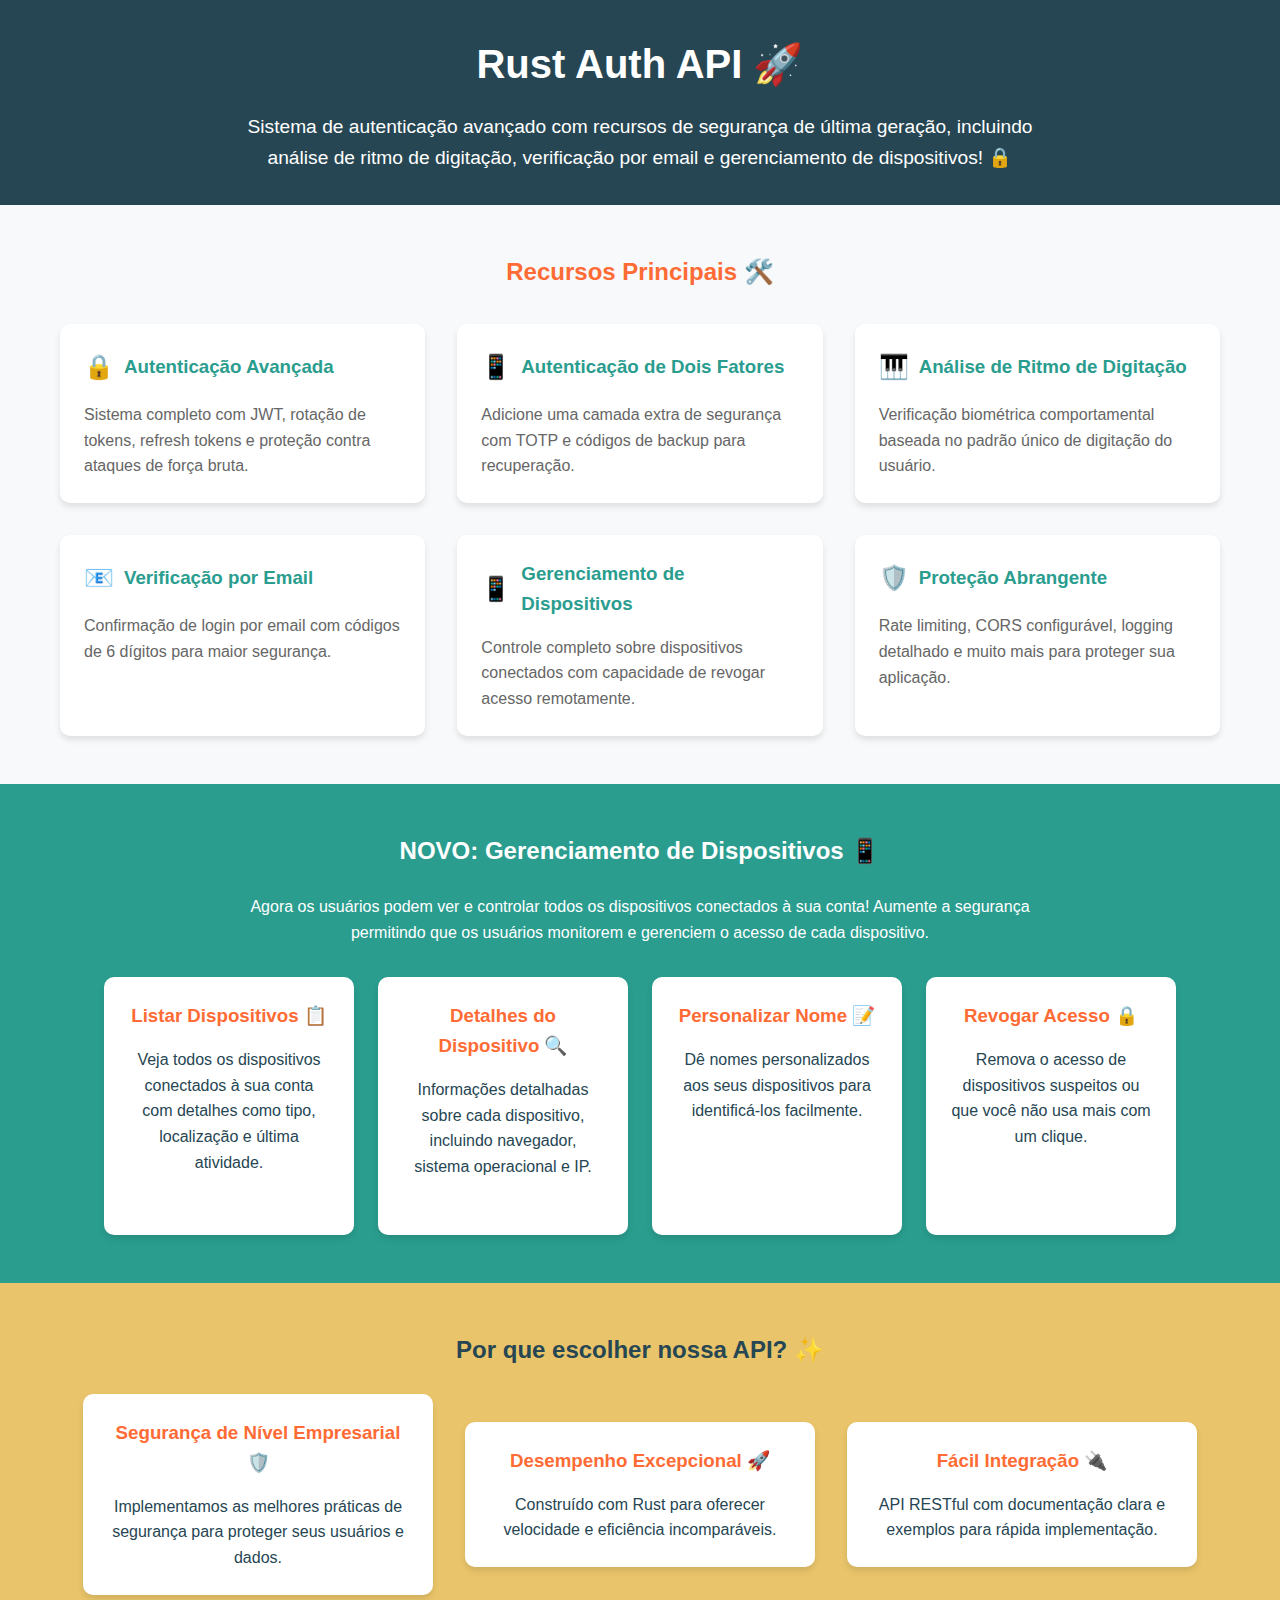
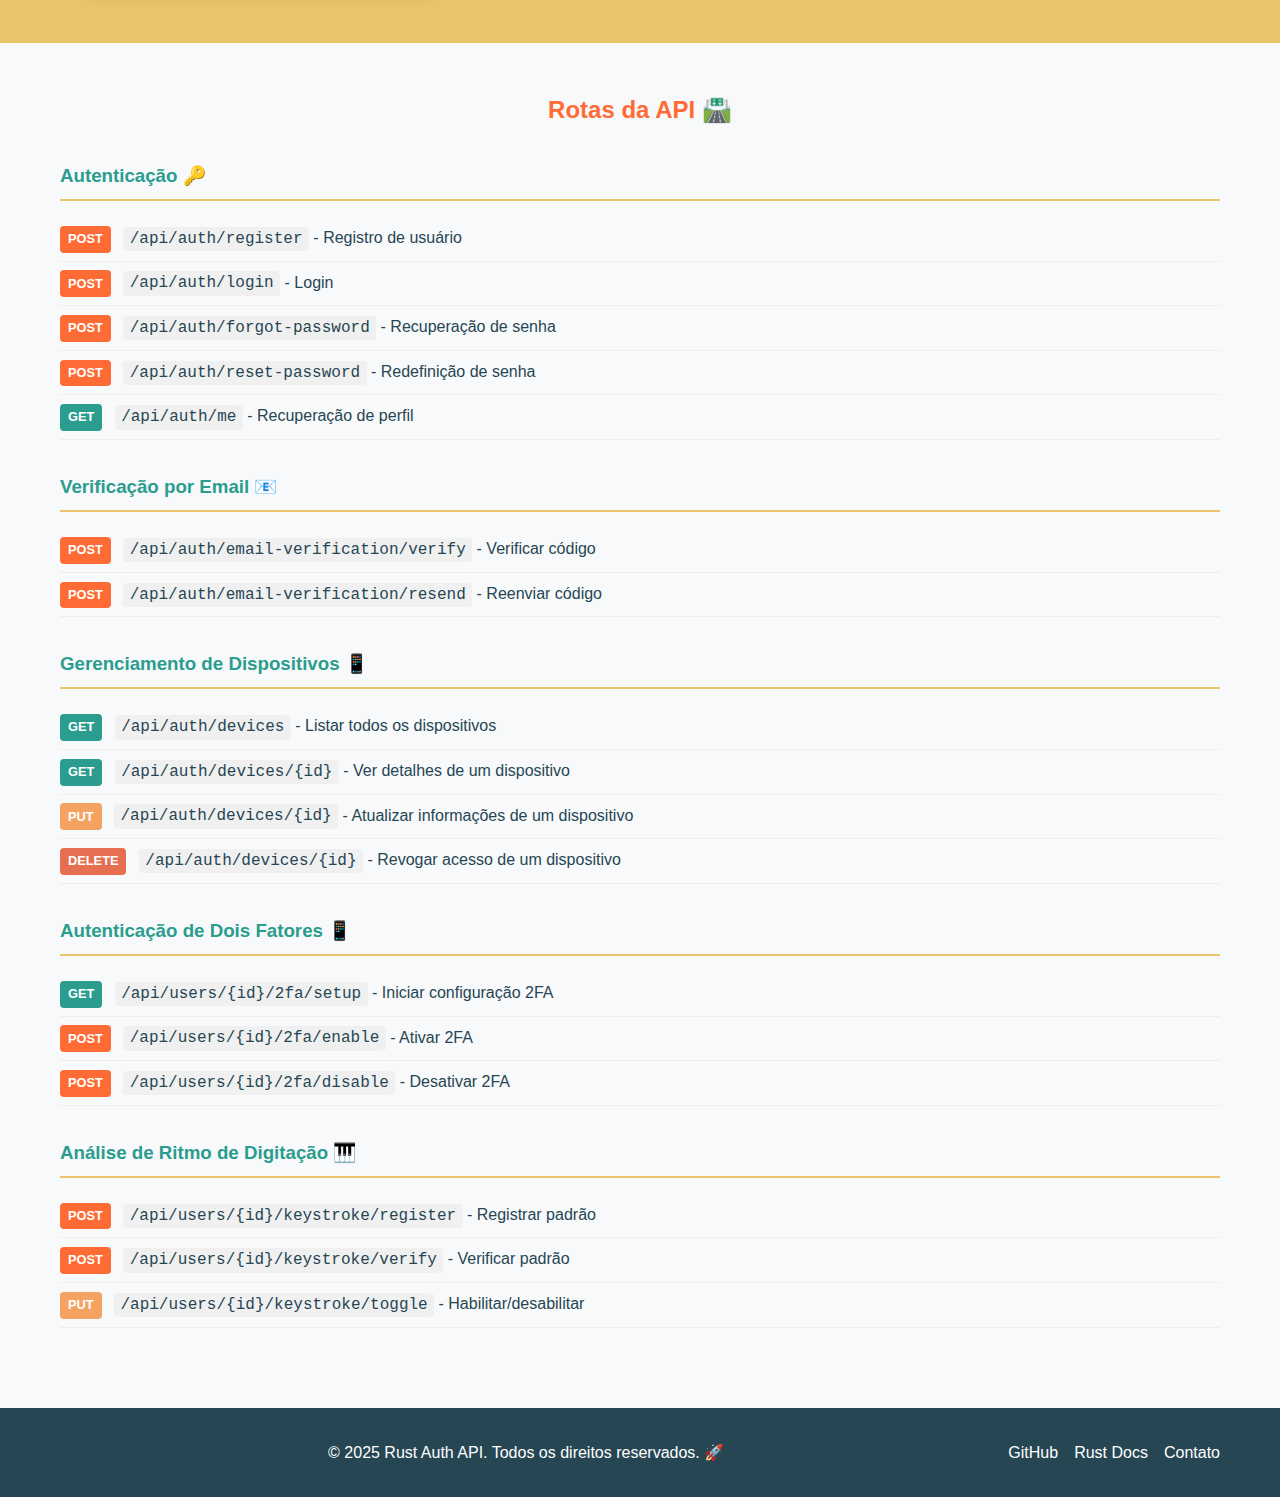
<file: static/index.html>
<!DOCTYPE html>
<html lang="pt-BR">
<head>
    <meta charset="UTF-8">
    <meta name="viewport" content="width=device-width, initial-scale=1.0">
    <title>Rust Auth API - Sistema de Autenticação Avançado 🚀</title>
    <link rel="stylesheet" href="/static/styles.css">
</head>
<body>
    <header>
        <div class="container">
            <h1>Rust Auth API 🚀</h1>
            <p>Sistema de autenticação avançado com recursos de segurança de última geração, incluindo análise de ritmo de digitação, verificação por email e gerenciamento de dispositivos! 🔒</p>
        </div>
    </header>
    
    <section class="features">
        <div class="container">
            <h2>Recursos Principais 🛠️</h2>
            <div class="feature-grid">
                <div class="feature-card">
                    <h3><span>🔒</span> Autenticação Avançada</h3>
                    <p>Sistema completo com JWT, rotação de tokens, refresh tokens e proteção contra ataques de força bruta.</p>
                </div>
                <div class="feature-card">
                    <h3><span>📱</span> Autenticação de Dois Fatores</h3>
                    <p>Adicione uma camada extra de segurança com TOTP e códigos de backup para recuperação.</p>
                </div>
                <div class="feature-card">
                    <h3><span>🎹</span> Análise de Ritmo de Digitação</h3>
                    <p>Verificação biométrica comportamental baseada no padrão único de digitação do usuário.</p>
                </div>
                <div class="feature-card">
                    <h3><span>📧</span> Verificação por Email</h3>
                    <p>Confirmação de login por email com códigos de 6 dígitos para maior segurança.</p>
                </div>
                <div class="feature-card">
                    <h3><span>📱</span> Gerenciamento de Dispositivos</h3>
                    <p>Controle completo sobre dispositivos conectados com capacidade de revogar acesso remotamente.</p>
                </div>
                <div class="feature-card">
                    <h3><span>🛡️</span> Proteção Abrangente</h3>
                    <p>Rate limiting, CORS configurável, logging detalhado e muito mais para proteger sua aplicação.</p>
                </div>
            </div>
        </div>
    </section>
    
    <section class="device-management">
        <div class="container">
            <h2>NOVO: Gerenciamento de Dispositivos 📱</h2>
            <p>Agora os usuários podem ver e controlar todos os dispositivos conectados à sua conta! Aumente a segurança permitindo que os usuários monitorem e gerenciem o acesso de cada dispositivo.</p>
            <div class="device-features">
                <div class="device-feature">
                    <h3>Listar Dispositivos 📋</h3>
                    <p>Veja todos os dispositivos conectados à sua conta com detalhes como tipo, localização e última atividade.</p>
                </div>
                <div class="device-feature">
                    <h3>Detalhes do Dispositivo 🔍</h3>
                    <p>Informações detalhadas sobre cada dispositivo, incluindo navegador, sistema operacional e IP.</p>
                </div>
                <div class="device-feature">
                    <h3>Personalizar Nome 📝</h3>
                    <p>Dê nomes personalizados aos seus dispositivos para identificá-los facilmente.</p>
                </div>
                <div class="device-feature">
                    <h3>Revogar Acesso 🔒</h3>
                    <p>Remova o acesso de dispositivos suspeitos ou que você não usa mais com um clique.</p>
                </div>
            </div>
        </div>
    </section>
    
    <section class="highlight">
        <div class="container">
            <h2>Por que escolher nossa API? ✨</h2>
            <div class="highlight-content">
                <div class="highlight-item">
                    <h3>Segurança de Nível Empresarial 🛡️</h3>
                    <p>Implementamos as melhores práticas de segurança para proteger seus usuários e dados.</p>
                </div>
                <div class="highlight-item">
                    <h3>Desempenho Excepcional 🚀</h3>
                    <p>Construído com Rust para oferecer velocidade e eficiência incomparáveis.</p>
                </div>
                <div class="highlight-item">
                    <h3>Fácil Integração 🔌</h3>
                    <p>API RESTful com documentação clara e exemplos para rápida implementação.</p>
                </div>
            </div>
        </div>
    </section>
    
    <section class="api-routes">
        <div class="container">
            <h2>Rotas da API 🛣️</h2>
            
            <div class="route-category">
                <h3>Autenticação 🔑</h3>
                <ul class="route-list">
                    <li><span class="method post">POST</span> <code>/api/auth/register</code> - Registro de usuário</li>
                    <li><span class="method post">POST</span> <code>/api/auth/login</code> - Login</li>
                    <li><span class="method post">POST</span> <code>/api/auth/forgot-password</code> - Recuperação de senha</li>
                    <li><span class="method post">POST</span> <code>/api/auth/reset-password</code> - Redefinição de senha</li>
                    <li><span class="method get">GET</span> <code>/api/auth/me</code> - Recuperação de perfil</li>
                </ul>
            </div>
            
            <div class="route-category">
                <h3>Verificação por Email 📧</h3>
                <ul class="route-list">
                    <li><span class="method post">POST</span> <code>/api/auth/email-verification/verify</code> - Verificar código</li>
                    <li><span class="method post">POST</span> <code>/api/auth/email-verification/resend</code> - Reenviar código</li>
                </ul>
            </div>
            
            <div class="route-category">
                <h3>Gerenciamento de Dispositivos 📱</h3>
                <ul class="route-list">
                    <li><span class="method get">GET</span> <code>/api/auth/devices</code> - Listar todos os dispositivos</li>
                    <li><span class="method get">GET</span> <code>/api/auth/devices/{id}</code> - Ver detalhes de um dispositivo</li>
                    <li><span class="method put">PUT</span> <code>/api/auth/devices/{id}</code> - Atualizar informações de um dispositivo</li>
                    <li><span class="method delete">DELETE</span> <code>/api/auth/devices/{id}</code> - Revogar acesso de um dispositivo</li>
                </ul>
            </div>
            
            <div class="route-category">
                <h3>Autenticação de Dois Fatores 📱</h3>
                <ul class="route-list">
                    <li><span class="method get">GET</span> <code>/api/users/{id}/2fa/setup</code> - Iniciar configuração 2FA</li>
                    <li><span class="method post">POST</span> <code>/api/users/{id}/2fa/enable</code> - Ativar 2FA</li>
                    <li><span class="method post">POST</span> <code>/api/users/{id}/2fa/disable</code> - Desativar 2FA</li>
                </ul>
            </div>
            
            <div class="route-category">
                <h3>Análise de Ritmo de Digitação 🎹</h3>
                <ul class="route-list">
                    <li><span class="method post">POST</span> <code>/api/users/{id}/keystroke/register</code> - Registrar padrão</li>
                    <li><span class="method post">POST</span> <code>/api/users/{id}/keystroke/verify</code> - Verificar padrão</li>
                    <li><span class="method put">PUT</span> <code>/api/users/{id}/keystroke/toggle</code> - Habilitar/desabilitar</li>
                </ul>
            </div>
        </div>
    </section>
    
    <footer>
        <div class="container">
            <div class="footer-content">
                <p>© 2025 Rust Auth API. Todos os direitos reservados. 🚀</p>
                <ul class="footer-links">
                    <li><a href="https://github.com/seu-usuario/rust-auth-api">GitHub</a></li>
                    <li><a href="https://docs.rust-lang.org/">Rust Docs</a></li>
                    <li><a href="mailto:contato@exemplo.com">Contato</a></li>
                </ul>
            </div>
        </div>
    </footer>
</body>
</html>
</file>
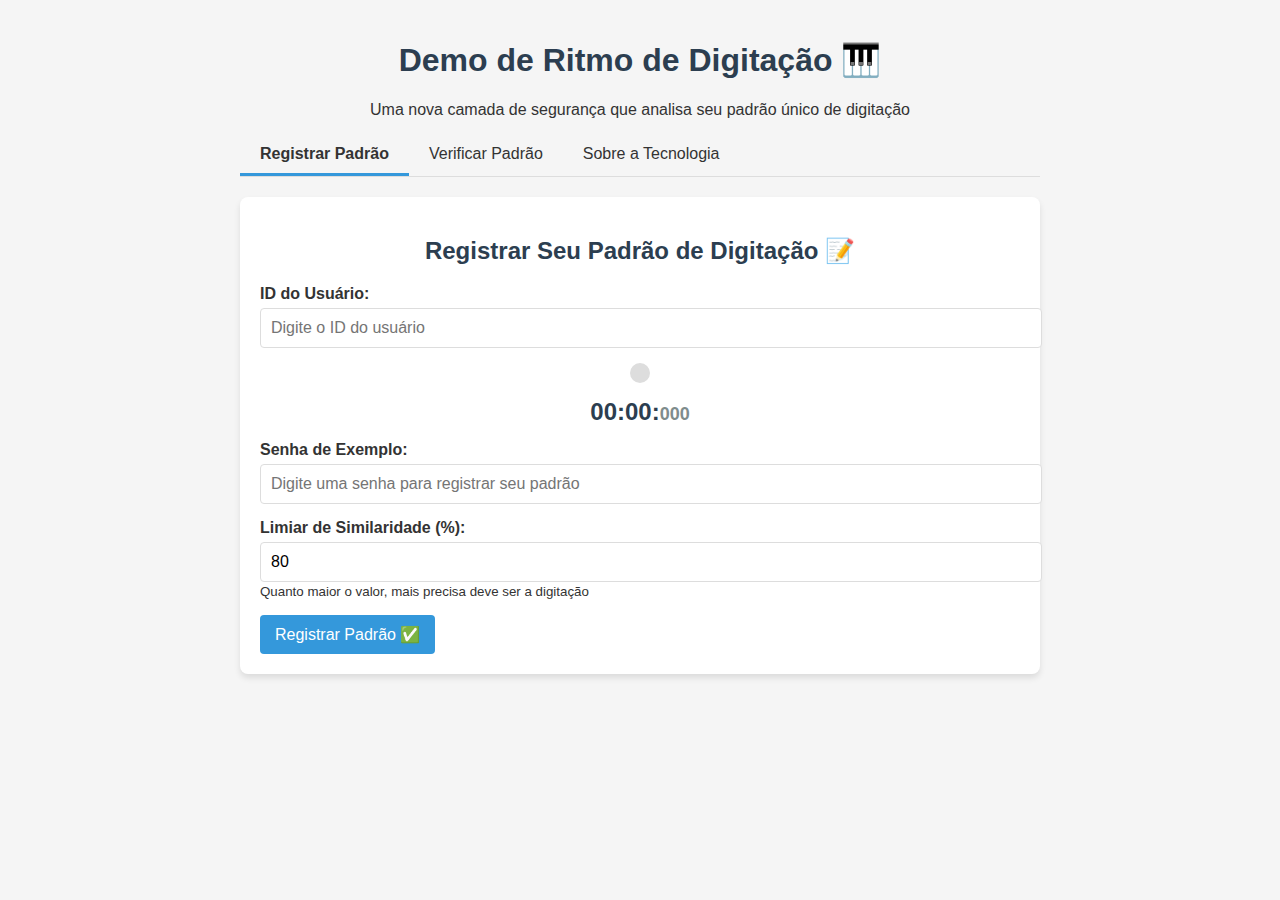
<file: examples/keystroke-demo.html>
<!DOCTYPE html>
<html lang="pt-BR">
<head>
    <meta charset="UTF-8">
    <meta name="viewport" content="width=device-width, initial-scale=1.0">
    <title>Demo de Ritmo de Digitação 🎹</title>
    <style>
        body {
            font-family: 'Segoe UI', Tahoma, Geneva, Verdana, sans-serif;
            max-width: 800px;
            margin: 0 auto;
            padding: 20px;
            background-color: #f5f5f5;
            color: #333;
        }
        h1, h2 {
            color: #2c3e50;
            text-align: center;
        }
        .container {
            background-color: white;
            border-radius: 8px;
            padding: 20px;
            box-shadow: 0 4px 6px rgba(0, 0, 0, 0.1);
            margin-bottom: 20px;
        }
        .input-group {
            margin-bottom: 15px;
        }
        label {
            display: block;
            margin-bottom: 5px;
            font-weight: bold;
        }
        input[type="text"], input[type="password"], input[type="number"] {
            width: 100%;
            padding: 10px;
            border: 1px solid #ddd;
            border-radius: 4px;
            font-size: 16px;
        }
        button {
            background-color: #3498db;
            color: white;
            border: none;
            padding: 10px 15px;
            border-radius: 4px;
            cursor: pointer;
            font-size: 16px;
            transition: background-color 0.3s;
        }
        button:hover {
            background-color: #2980b9;
        }
        .result {
            margin-top: 20px;
            padding: 15px;
            border-radius: 4px;
            background-color: #f9f9f9;
            border-left: 4px solid #3498db;
        }
        .pattern-display {
            display: flex;
            flex-wrap: wrap;
            gap: 5px;
            margin-top: 10px;
        }
        .pattern-item {
            background-color: #3498db;
            color: white;
            padding: 5px 10px;
            border-radius: 4px;
            font-size: 14px;
        }
        .visualization {
            height: 150px;
            background-color: #f9f9f9;
            border: 1px solid #ddd;
            border-radius: 4px;
            margin-top: 15px;
            position: relative;
            overflow: hidden;
        }
        .bar {
            position: absolute;
            bottom: 0;
            width: 10px;
            background-color: #3498db;
            transition: height 0.3s;
        }
        .status {
            padding: 10px;
            border-radius: 4px;
            margin-top: 15px;
            font-weight: bold;
            text-align: center;
        }
        .success {
            background-color: #2ecc71;
            color: white;
        }
        .warning {
            background-color: #f39c12;
            color: white;
        }
        .error {
            background-color: #e74c3c;
            color: white;
        }
        .tabs {
            display: flex;
            margin-bottom: 20px;
            border-bottom: 1px solid #ddd;
        }
        .tab {
            padding: 10px 20px;
            cursor: pointer;
            border-bottom: 3px solid transparent;
        }
        .tab.active {
            border-bottom: 3px solid #3498db;
            font-weight: bold;
        }
        .tab-content {
            display: none;
        }
        .tab-content.active {
            display: block;
        }
        
        /* Estilos para o cronômetro */
        .timer {
            font-size: 24px;
            font-weight: bold;
            text-align: center;
            margin: 15px 0;
            color: #2c3e50;
        }
        .timer .ms {
            font-size: 18px;
            color: #7f8c8d;
        }
        
        /* Estilos para o indicador LED */
        .led-container {
            display: flex;
            justify-content: center;
            margin: 10px 0;
        }
        .led {
            width: 20px;
            height: 20px;
            border-radius: 50%;
            background-color: #ddd;
            margin: 0 5px;
            transition: background-color 0.1s;
        }
        .led.active {
            background-color: #2ecc71;
            box-shadow: 0 0 10px #2ecc71;
            animation: pulse 0.5s;
        }
        @keyframes pulse {
            0% { transform: scale(1); }
            50% { transform: scale(1.2); }
            100% { transform: scale(1); }
        }
    </style>
</head>
<body>
    <h1>Demo de Ritmo de Digitação 🎹</h1>
    <p style="text-align: center;">Uma nova camada de segurança que analisa seu padrão único de digitação</p>
    
    <div class="tabs">
        <div class="tab active" data-tab="register">Registrar Padrão</div>
        <div class="tab" data-tab="verify">Verificar Padrão</div>
        <div class="tab" data-tab="about">Sobre a Tecnologia</div>
    </div>
    
    <div id="register" class="tab-content active">
        <div class="container">
            <h2>Registrar Seu Padrão de Digitação 📝</h2>
            <div class="input-group">
                <label for="userId">ID do Usuário:</label>
                <input type="text" id="userId" placeholder="Digite o ID do usuário">
            </div>
            
            <div class="led-container">
                <div class="led" id="registerLed"></div>
            </div>
            
            <div class="timer" id="registerTimer">00:00:<span class="ms">000</span></div>
            <div class="input-group">
                <label for="password">Senha de Exemplo:</label>
                <input type="password" id="registerPassword" placeholder="Digite uma senha para registrar seu padrão">
            </div>
            <div class="input-group">
                <label for="threshold">Limiar de Similaridade (%):</label>
                <input type="number" id="threshold" min="50" max="100" value="80">
                <small>Quanto maior o valor, mais precisa deve ser a digitação</small>
            </div>
            <button id="registerBtn">Registrar Padrão ✅</button>
            
            <div id="registerResult" class="result" style="display: none;">
                <h3>Padrão Capturado:</h3>
                <div id="patternDisplay" class="pattern-display"></div>
                
                <h3>Visualização:</h3>
                <div id="visualization" class="visualization"></div>
                
                <div id="registerStatus" class="status"></div>
            </div>
        </div>
    </div>
    
    <div id="verify" class="tab-content">
        <div class="container">
            <h2>Verificar Seu Padrão de Digitação 🔍</h2>
            <div class="input-group">
                <label for="verifyUserId">ID do Usuário:</label>
                <input type="text" id="verifyUserId" placeholder="Digite o ID do usuário">
            </div>
            <div class="input-group">
                <label for="verifyPassword">Senha:</label>
                <input type="password" id="verifyPassword" placeholder="Digite sua senha para verificar o padrão">
            </div>
            
            <div class="led-container">
                <div class="led" id="verifyLed"></div>
            </div>
            
            <div class="timer" id="verifyTimer">00:00:00</div>
            <button id="verifyBtn">Verificar Padrão 🔐</button>
            
            <div id="verifyResult" class="result" style="display: none;">
                <h3>Resultado da Verificação:</h3>
                <div id="verifyPatternDisplay" class="pattern-display"></div>
                
                <h3>Visualização:</h3>
                <div id="verifyVisualization" class="visualization"></div>
                
                <div id="verifyStatus" class="status"></div>
                <div id="similarityResult"></div>
            </div>
        </div>
    </div>
    
    <div id="about" class="tab-content">
        <div class="container">
            <h2>Sobre a Tecnologia de Ritmo de Digitação 🔒</h2>
            <p>A análise de ritmo de digitação (keystroke dynamics) é uma forma de biometria comportamental que identifica usuários com base em seu padrão único de digitação.</p>
            
            <h3>Como Funciona? 🤔</h3>
            <p>Quando você digita, o sistema captura:</p>
            <ul>
                <li>O tempo entre cada tecla pressionada</li>
                <li>A velocidade geral de digitação</li>
                <li>Padrões rítmicos únicos</li>
            </ul>
            
            <h3>Vantagens 🌟</h3>
            <ul>
                <li>Camada extra de segurança além da senha</li>
                <li>Difícil de falsificar ou replicar</li>
                <li>Não requer hardware adicional</li>
                <li>Funciona continuamente durante a sessão</li>
            </ul>
            
            <h3>Aplicações 🚀</h3>
            <ul>
                <li>Autenticação multifator</li>
                <li>Detecção de fraudes</li>
                <li>Verificação contínua de identidade</li>
                <li>Proteção contra ataques de força bruta</li>
            </ul>
            
            <p style="font-style: italic; text-align: center; margin-top: 20px;">
                "Tão único quanto sua impressão digital, seu ritmo de digitação é uma assinatura comportamental que só você possui."
            </p>
        </div>
    </div>

    <script>
        // Variáveis para armazenar os tempos de digitação
        let keyDownTimes = {};
        let keyUpTimes = {};
        let typingPattern = [];
        let apiBaseUrl = 'http://localhost:8080/api';
        
        // Variáveis para o cronômetro
        let registerKeyPressStartTime = null;
        let verifyKeyPressStartTime = null;
        let registerTotalTime = 0;
        let verifyTotalTime = 0;
        let registerKeyPressed = false;
        let verifyKeyPressed = false;
        let registerTimerInterval = null;
        let verifyTimerInterval = null;
        
        // Função para alternar entre as abas
        document.querySelectorAll('.tab').forEach(tab => {
            tab.addEventListener('click', () => {
                // Remover classe active de todas as abas
                document.querySelectorAll('.tab').forEach(t => t.classList.remove('active'));
                document.querySelectorAll('.tab-content').forEach(c => c.classList.remove('active'));
                
                // Adicionar classe active à aba clicada
                tab.classList.add('active');
                document.getElementById(tab.dataset.tab).classList.add('active');
            });
        });
        
        // Registrar eventos de teclado para o campo de senha de registro
        const registerPasswordInput = document.getElementById('registerPassword');
        const registerLed = document.getElementById('registerLed');
        const registerTimer = document.getElementById('registerTimer');
        
        registerPasswordInput.addEventListener('keydown', function(e) {
            // Iniciar cronômetro quando a tecla é pressionada
            registerKeyPressStartTime = Date.now();
            registerKeyPressed = true;
            
            // Iniciar o timer se ainda não estiver rodando
            if (!registerTimerInterval) {
                startRegisterTimer();
            }
            
            // Ativar LED
            registerLed.classList.add('active');
            
            keyDownTimes[e.key] = Date.now();
        });
        
        registerPasswordInput.addEventListener('keyup', function(e) {
            if (keyDownTimes[e.key]) {
                const keyUpTime = Date.now();
                const keyDownTime = keyDownTimes[e.key];
                const timeBetween = keyUpTime - keyDownTime;
                
                // Adicionar o tempo desta tecla ao total
                if (registerKeyPressStartTime) {
                    registerTotalTime += (keyUpTime - registerKeyPressStartTime);
                    registerKeyPressStartTime = null;
                }
                
                // Marcar que nenhuma tecla está pressionada
                registerKeyPressed = false;
                
                // Desativar LED após um curto período
                setTimeout(() => {
                    registerLed.classList.remove('active');
                }, 100);
                
                // Armazenar o tempo entre keydown e keyup
                keyUpTimes[e.key] = keyUpTime;
                
                // Se não for a primeira tecla, calcular o tempo entre a tecla anterior e esta
                if (Object.keys(keyUpTimes).length > 1) {
                    const keys = Object.keys(keyUpTimes);
                    const previousKey = keys[keys.length - 2];
                    const timeBetweenKeys = keyDownTime - keyUpTimes[previousKey];
                    
                    // Adicionar ao padrão de digitação (em milissegundos)
                    typingPattern.push(timeBetweenKeys);
                }
            }
        });
        
        // Função para registrar o padrão
        document.getElementById('registerBtn').addEventListener('click', async function() {
            const userId = document.getElementById('userId').value;
            const threshold = parseInt(document.getElementById('threshold').value);
            
            // Parar o cronômetro
            if (registerTimerInterval) {
                clearInterval(registerTimerInterval);
                registerTimerInterval = null;
                
                // Exibir o tempo total final
                updateRegisterTimer(registerTotalTime);
            }
            
            if (!userId) {
                alert('Por favor, digite o ID do usuário! 😊');
                return;
            }
            
            if (typingPattern.length < 2) {
                alert('Por favor, digite uma senha mais longa para capturar um padrão adequado! 😊');
                return;
            }
            
            // Exibir o padrão capturado
            displayPattern(typingPattern, 'patternDisplay', 'visualization');
            
            // Simular envio para a API (em uma implementação real, isso seria uma chamada real)
            try {
                const response = await fetch(`${apiBaseUrl}/users/${userId}/keystroke/register`, {
                    method: 'POST',
                    headers: {
                        'Content-Type': 'application/json',
                    },
                    body: JSON.stringify({
                        typing_pattern: typingPattern,
                        similarity_threshold: threshold
                    })
                });
                
                if (response.ok) {
                    const data = await response.json();
                    document.getElementById('registerStatus').textContent = 'Padrão registrado com sucesso! 🎉';
                    document.getElementById('registerStatus').className = 'status success';
                } else {
                    throw new Error('Erro ao registrar padrão');
                }
            } catch (error) {
                // Simular sucesso para fins de demonstração
                document.getElementById('registerStatus').textContent = 'Padrão registrado com sucesso! (Simulado) 🎉';
                document.getElementById('registerStatus').className = 'status success';
                console.error('Erro:', error);
            }
            
            document.getElementById('registerResult').style.display = 'block';
        });
        
        // Registrar eventos de teclado para o campo de senha de verificação
        const verifyPasswordInput = document.getElementById('verifyPassword');
        const verifyLed = document.getElementById('verifyLed');
        const verifyTimer = document.getElementById('verifyTimer');
        let verifyTypingPattern = [];
        let verifyKeyDownTimes = {};
        let verifyKeyUpTimes = {};
        
        verifyPasswordInput.addEventListener('keydown', function(e) {
            // Iniciar cronômetro quando a tecla é pressionada
            verifyKeyPressStartTime = Date.now();
            verifyKeyPressed = true;
            
            // Iniciar o timer se ainda não estiver rodando
            if (!verifyTimerInterval) {
                startVerifyTimer();
            }
            
            // Ativar LED
            verifyLed.classList.add('active');
            
            verifyKeyDownTimes[e.key] = Date.now();
        });
        
        verifyPasswordInput.addEventListener('keyup', function(e) {
            if (verifyKeyDownTimes[e.key]) {
                const keyUpTime = Date.now();
                const keyDownTime = verifyKeyDownTimes[e.key];
                
                // Adicionar o tempo desta tecla ao total
                if (verifyKeyPressStartTime) {
                    verifyTotalTime += (keyUpTime - verifyKeyPressStartTime);
                    verifyKeyPressStartTime = null;
                }
                
                // Marcar que nenhuma tecla está pressionada
                verifyKeyPressed = false;
                
                // Desativar LED após um curto período
                setTimeout(() => {
                    verifyLed.classList.remove('active');
                }, 100);
                
                // Armazenar o tempo entre keydown e keyup
                verifyKeyUpTimes[e.key] = keyUpTime;
                
                // Se não for a primeira tecla, calcular o tempo entre a tecla anterior e esta
                if (Object.keys(verifyKeyUpTimes).length > 1) {
                    const keys = Object.keys(verifyKeyUpTimes);
                    const previousKey = keys[keys.length - 2];
                    const timeBetweenKeys = keyDownTime - verifyKeyUpTimes[previousKey];
                    
                    // Adicionar ao padrão de digitação (em milissegundos)
                    verifyTypingPattern.push(timeBetweenKeys);
                }
            }
        });
        
        // Função para verificar o padrão
        document.getElementById('verifyBtn').addEventListener('click', async function() {
            const userId = document.getElementById('verifyUserId').value;
            
            // Parar o cronômetro
            if (verifyTimerInterval) {
                clearInterval(verifyTimerInterval);
                verifyTimerInterval = null;
                
                // Exibir o tempo total final
                updateVerifyTimer(verifyTotalTime);
            }
            
            if (!userId) {
                alert('Por favor, digite o ID do usuário! 😊');
                return;
            }
            
            if (verifyTypingPattern.length < 2) {
                alert('Por favor, digite uma senha mais longa para capturar um padrão adequado! 😊');
                return;
            }
            
            // Exibir o padrão capturado
            displayPattern(verifyTypingPattern, 'verifyPatternDisplay', 'verifyVisualization');
            
            // Simular envio para a API (em uma implementação real, isso seria uma chamada real)
            try {
                const response = await fetch(`${apiBaseUrl}/users/${userId}/keystroke/verify`, {
                    method: 'POST',
                    headers: {
                        'Content-Type': 'application/json',
                    },
                    body: JSON.stringify({
                        typing_pattern: verifyTypingPattern
                    })
                });
                
                if (response.ok) {
                    const data = await response.json();
                    showVerificationResult(data.data);
                } else {
                    throw new Error('Erro ao verificar padrão');
                }
            } catch (error) {
                // Simular resultado para fins de demonstração
                const similarity = Math.floor(Math.random() * 30) + 70; // Entre 70% e 100%
                const threshold = 80;
                
                showVerificationResult({
                    accepted: similarity >= threshold,
                    similarity_percentage: similarity,
                    threshold: threshold,
                    message: similarity >= threshold 
                        ? `Padrão aceito com ${similarity}% de similaridade! 🎉` 
                        : `Padrão rejeitado. Similaridade: ${similarity}%, Limiar: ${threshold}% ❌`
                });
                
                console.error('Erro:', error);
            }
            
            document.getElementById('verifyResult').style.display = 'block';
        });
        
        // Função para exibir o padrão de digitação
        function displayPattern(pattern, displayElementId, visualizationElementId) {
            const displayElement = document.getElementById(displayElementId);
            const visualizationElement = document.getElementById(visualizationElementId);
            
            // Limpar elementos
            displayElement.innerHTML = '';
            visualizationElement.innerHTML = '';
            
            // Exibir valores numéricos
            pattern.forEach(time => {
                const item = document.createElement('div');
                item.className = 'pattern-item';
                item.textContent = `${time}ms`;
                displayElement.appendChild(item);
            });
            
            // Criar visualização
            const maxTime = Math.max(...pattern);
            const barWidth = visualizationElement.clientWidth / pattern.length;
            
            pattern.forEach((time, index) => {
                const bar = document.createElement('div');
                bar.className = 'bar';
                bar.style.left = `${index * barWidth}px`;
                bar.style.width = `${barWidth - 2}px`;
                
                // Altura proporcional ao tempo (máximo 90% da altura do container)
                const height = (time / maxTime) * 90;
                bar.style.height = `${height}%`;
                
                visualizationElement.appendChild(bar);
            });
        }
        
        // Função para mostrar o resultado da verificação
        function showVerificationResult(result) {
            const statusElement = document.getElementById('verifyStatus');
            const similarityElement = document.getElementById('similarityResult');
            
            statusElement.textContent = result.message;
            statusElement.className = `status ${result.accepted ? 'success' : 'error'}`;
            
            similarityElement.innerHTML = `
                <p><strong>Similaridade:</strong> ${result.similarity_percentage.toFixed(1)}%</p>
                <p><strong>Limiar configurado:</strong> ${result.threshold}%</p>
                <p><strong>Resultado:</strong> ${result.accepted ? 'Autenticado ✅' : 'Rejeitado ❌'}</p>
            `;
        }
        
        // Função para iniciar o cronômetro de registro
        function startRegisterTimer() {
            registerTimerInterval = setInterval(() => {
                // Atualizar o cronômetro apenas se uma tecla estiver pressionada
                if (registerKeyPressed && registerKeyPressStartTime) {
                    const currentKeyPressDuration = Date.now() - registerKeyPressStartTime;
                    const totalTime = registerTotalTime + currentKeyPressDuration;
                    updateRegisterTimer(totalTime);
                }
            }, 10);
        }
        
        // Função para atualizar o display do cronômetro de registro
        function updateRegisterTimer(totalMilliseconds) {
            const timeFormatted = formatTime(totalMilliseconds);
            const [minutes, seconds, ms] = timeFormatted.split(':');
            registerTimer.innerHTML = `${minutes}:${seconds}:<span class="ms">${ms}</span>`;
        }
        
        // Função para iniciar o cronômetro de verificação
        function startVerifyTimer() {
            verifyTimerInterval = setInterval(() => {
                // Atualizar o cronômetro apenas se uma tecla estiver pressionada
                if (verifyKeyPressed && verifyKeyPressStartTime) {
                    const currentKeyPressDuration = Date.now() - verifyKeyPressStartTime;
                    const totalTime = verifyTotalTime + currentKeyPressDuration;
                    updateVerifyTimer(totalTime);
                }
            }, 10);
        }
        
        // Função para atualizar o display do cronômetro de verificação
        function updateVerifyTimer(totalMilliseconds) {
            const timeFormatted = formatTime(totalMilliseconds);
            const [minutes, seconds, ms] = timeFormatted.split(':');
            verifyTimer.innerHTML = `${minutes}:${seconds}:<span class="ms">${ms}</span>`;
        }
        
        // Função para formatar o tempo em MM:SS:MSS
        function formatTime(milliseconds) {
            const ms = Math.floor(milliseconds % 1000);
            const seconds = Math.floor((milliseconds / 1000) % 60);
            const minutes = Math.floor((milliseconds / (1000 * 60)) % 60);
            
            return `${padZero(minutes)}:${padZero(seconds)}:${padZero3(ms)}`;
        }
        
        // Função para adicionar zeros à esquerda (3 dígitos)
        function padZero3(num) {
            return num.toString().padStart(3, '0');
        }
        
        // Função para adicionar zero à esquerda
        function padZero(num) {
            return num.toString().padStart(2, '0');
        }
    </script>
</body>
</html>
</file>
<file: static/styles.css>
:root {
    --primary: #ff6b35;
    --secondary: #2a9d8f;
    --dark: #264653;
    --light: #f8f9fa;
    --accent: #e9c46a;
    --success: #2a9d8f;
    --danger: #e76f51;
    --warning: #f4a261;
}

* {
    margin: 0;
    padding: 0;
    box-sizing: border-box;
}

body {
    font-family: 'Segoe UI', Tahoma, Geneva, Verdana, sans-serif;
    line-height: 1.6;
    color: var(--dark);
    background-color: var(--light);
}

.container {
    max-width: 1200px;
    margin: 0 auto;
    padding: 0 20px;
}

header {
    background-color: var(--dark);
    color: white;
    padding: 2rem 0;
    text-align: center;
}

header h1 {
    font-size: 2.5rem;
    margin-bottom: 1rem;
}

header p {
    font-size: 1.2rem;
    max-width: 800px;
    margin: 0 auto;
}

.features {
    padding: 3rem 0;
}

.features h2 {
    text-align: center;
    margin-bottom: 2rem;
    color: var(--primary);
}

.feature-grid {
    display: grid;
    grid-template-columns: repeat(auto-fit, minmax(300px, 1fr));
    gap: 2rem;
}

.feature-card {
    background-color: white;
    border-radius: 10px;
    box-shadow: 0 4px 6px rgba(0, 0, 0, 0.1);
    padding: 1.5rem;
    transition: transform 0.3s ease;
}

.feature-card:hover {
    transform: translateY(-5px);
}

.feature-card h3 {
    color: var(--secondary);
    margin-bottom: 1rem;
    display: flex;
    align-items: center;
}

.feature-card h3 span {
    margin-right: 10px;
    font-size: 1.5rem;
}

.feature-card p {
    color: #666;
}

.highlight {
    background-color: var(--accent);
    color: var(--dark);
    padding: 3rem 0;
    text-align: center;
}

.highlight h2 {
    margin-bottom: 1.5rem;
}

.highlight-content {
    display: flex;
    justify-content: center;
    align-items: center;
    flex-wrap: wrap;
    gap: 2rem;
}

.highlight-item {
    background-color: white;
    border-radius: 10px;
    padding: 1.5rem;
    flex: 1;
    min-width: 250px;
    max-width: 350px;
    box-shadow: 0 4px 6px rgba(0, 0, 0, 0.1);
}

.highlight-item h3 {
    color: var(--primary);
    margin-bottom: 1rem;
}

.api-routes {
    padding: 3rem 0;
}

.api-routes h2 {
    text-align: center;
    margin-bottom: 2rem;
    color: var(--primary);
}

.route-category {
    margin-bottom: 2rem;
}

.route-category h3 {
    color: var(--secondary);
    margin-bottom: 1rem;
    border-bottom: 2px solid var(--accent);
    padding-bottom: 0.5rem;
}

.route-list {
    list-style: none;
}

.route-list li {
    padding: 0.5rem 0;
    border-bottom: 1px solid #eee;
}

.route-list code {
    background-color: #f0f0f0;
    padding: 0.2rem 0.4rem;
    border-radius: 4px;
    font-family: 'Courier New', Courier, monospace;
}

.method {
    display: inline-block;
    padding: 0.2rem 0.5rem;
    border-radius: 4px;
    color: white;
    font-weight: bold;
    margin-right: 0.5rem;
    font-size: 0.8rem;
}

.get {
    background-color: var(--secondary);
}

.post {
    background-color: var(--primary);
}

.put {
    background-color: var(--warning);
}

.delete {
    background-color: var(--danger);
}

.device-management {
    background-color: var(--secondary);
    color: white;
    padding: 3rem 0;
    text-align: center;
}

.device-management h2 {
    margin-bottom: 1.5rem;
}

.device-management p {
    max-width: 800px;
    margin: 0 auto 2rem;
}

.device-features {
    display: flex;
    justify-content: center;
    flex-wrap: wrap;
    gap: 1.5rem;
}

.device-feature {
    background-color: white;
    color: var(--dark);
    border-radius: 10px;
    padding: 1.5rem;
    flex: 1;
    min-width: 200px;
    max-width: 250px;
    box-shadow: 0 4px 6px rgba(0, 0, 0, 0.1);
}

.device-feature h3 {
    color: var(--primary);
    margin-bottom: 1rem;
}

footer {
    background-color: var(--dark);
    color: white;
    padding: 2rem 0;
    text-align: center;
}

.footer-content {
    display: flex;
    justify-content: space-between;
    align-items: center;
    flex-wrap: wrap;
    gap: 1rem;
}

.footer-content p {
    flex: 1;
    min-width: 300px;
}

.footer-links {
    list-style: none;
    display: flex;
    gap: 1rem;
    flex-wrap: wrap;
}

.footer-links a {
    color: white;
    text-decoration: none;
}

.footer-links a:hover {
    color: var(--accent);
}

@media (max-width: 768px) {
    .feature-grid {
        grid-template-columns: 1fr;
    }
    
    .highlight-content {
        flex-direction: column;
    }
    
    .footer-content {
        flex-direction: column;
        text-align: center;
    }
    
    .footer-links {
        justify-content: center;
        margin-top: 1rem;
    }
}
</file>
